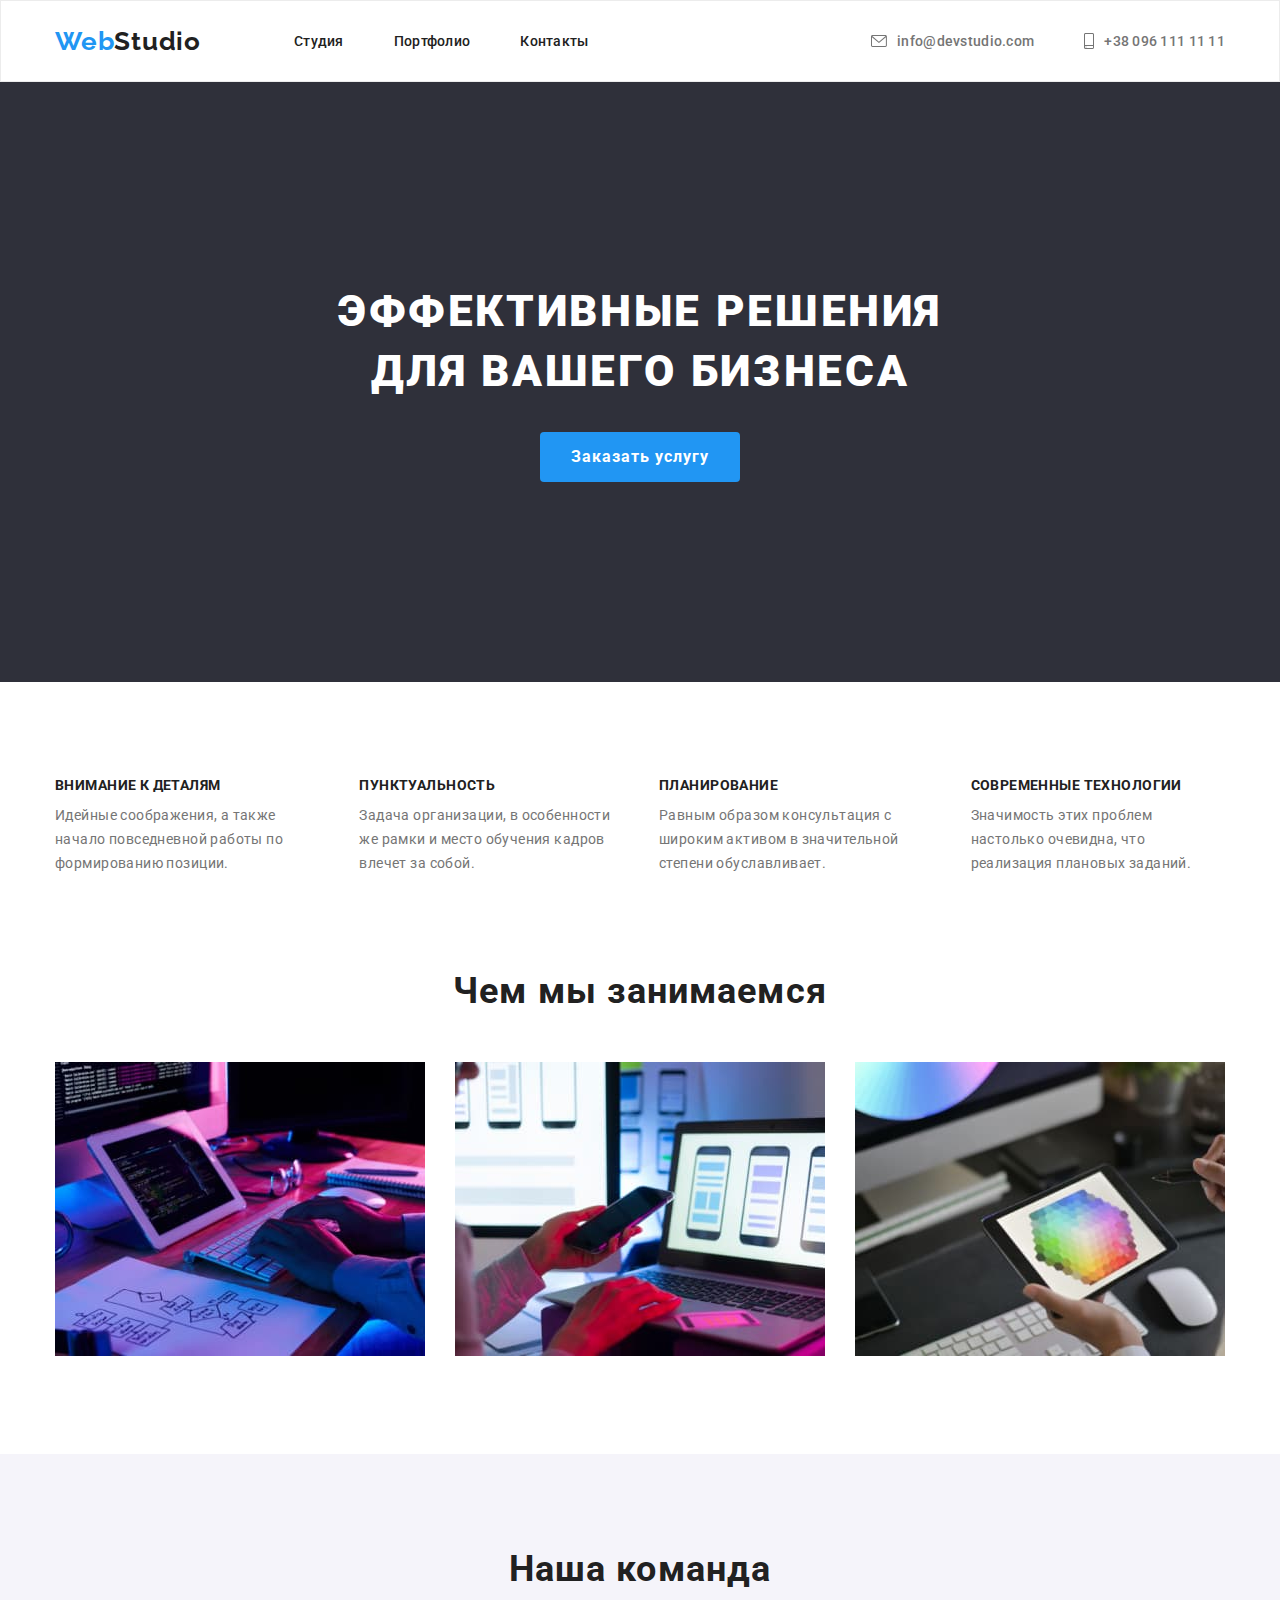
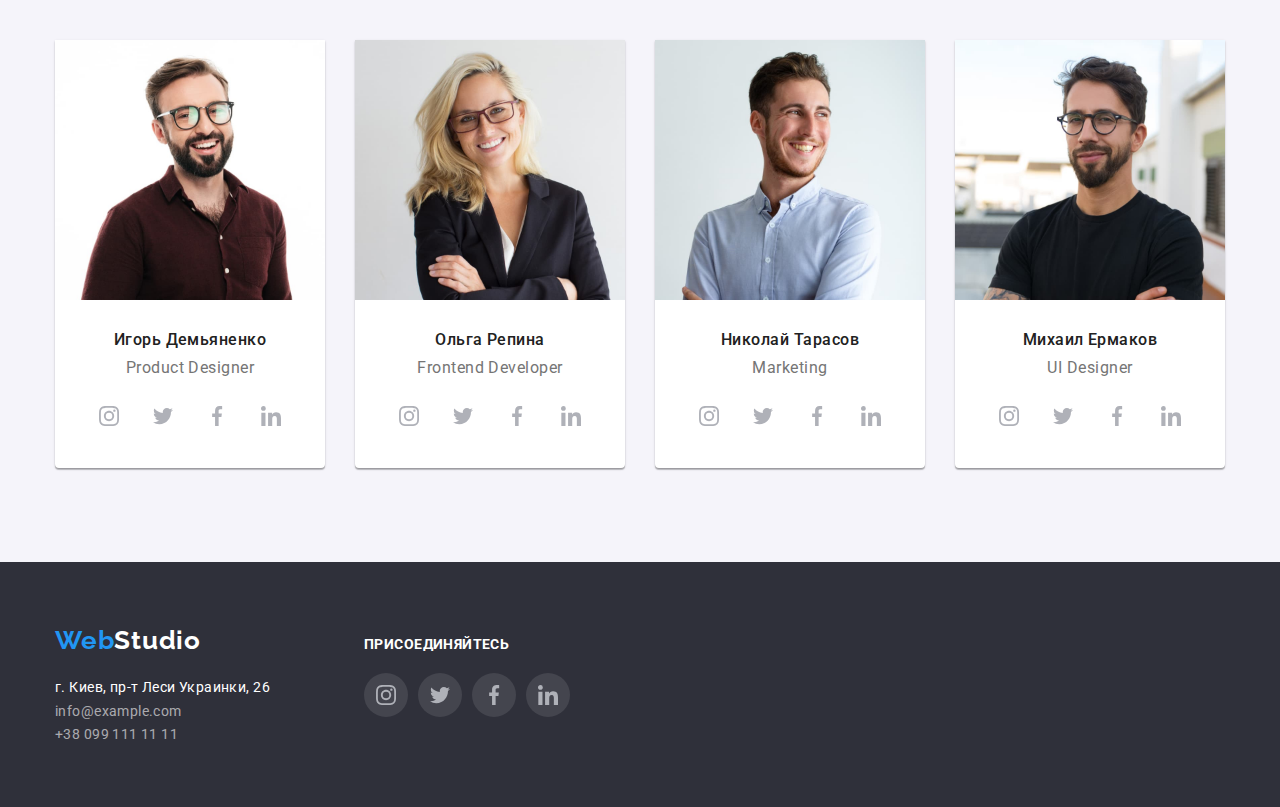
<file: index.html>
<!DOCTYPE html>
<html lang="ru">
<head>
    <meta charset="UTF-8">
    <meta http-equiv="X-UA-Compatible" content="IE=edge">
    <meta name="viewport" content="width=device-width, initial-scale=1.0">
    <title>Web Studio</title>
    <link rel="preconnect" href="https://fonts.gstatic.com">
    <link  href = " https://fonts.googleapis.com/css2?family=Raleway:wght@700&family=Roboto:wght@400;500;700;900&display=swap " rel = " stylesheet " >
    <link rel="stylesheet" href="https://cdnjs.cloudflare.com/ajax/libs/modern-normalize/1.0.0/modern-normalize.min.css"/>
    <link rel="stylesheet" href="./css/styles.css"/>
</head>
<body>
  <header class="page-header">
    <div class="container">
      <nav class="nav-header">
          <a href="./index.html" class="log logo-font"><span class="blue-text">Web</span>Studio</a>
          <ul class="list menu">
              <li class="menu-item"><a class="link header-link-hight" href="index.html">Студия</a></li>
              <li class="menu-item"><a class="link header-link-hight" href="portfolio.html">Портфолио</a></li>
              <li class="menu-item"><a class="link header-link-hight" href="">Контакты</a></li>
          </ul>
      </nav>       
          <ul class="list menu header-contacts" >
              <li class="menu-item">
                <a class="link header-link-hight grey-text" href="">
                  <svg class="hdr-icon-mail"><use href="./img/icons/sprite.svg#icon-envelope"></use></svg>
                   info@devstudio.com</a>
              </li>
              <li class="menu-item">
                <a class="link header-link-hight grey-text" href="">
                  <svg class="hdr-icon-tel"><use href="./img/icons/sprite.svg#icon-smartphone"></use></svg>
                  +38 096 111 11 11</a>
              </li>
          </ul>
    </div>
  </header>
    <main>
      <section class="hero dark-bg ">
         <div class="container section-hero">       
          <h1 class="main-title">ЭФФЕКТИВНЫЕ РЕШЕНИЯ<br>ДЛЯ ВАШЕГО БИЗНЕСА</h1>
          <button type="button" class="main-button blue-background">Заказать услугу</button>
        </div>
      </section>
      <section class="section">
        <div class="container">
            <h2 class="title-invisible">НАШИ ПРЕИМУЩЕСТВА</h2>
            <ul class="list works-specifications list-specific">
                <li class="specifications">
                    <h3 class="title-specifications">ВНИМАНИЕ К ДЕТАЛЯМ</h3>
                    <p>Идейные соображения, а также начало повседневной работы по формированию позиции.</p>
                </li>
                <li class="specifications">
                    <h3 class="title-specifications">ПУНКТУАЛЬНОСТЬ</h3>
                    <p>Задача организации, в особенности же рамки и место обучения кадров влечет за собой.</p>
                </li>
                <li class="specifications">
                    <h3 class="title-specifications">ПЛАНИРОВАНИЕ</h3>
                    <p>Равным образом консультация с широким активом в значительной степени обуславливает.</p>
                </li>
                <li>
                    <h3 class="title-specifications">СОВРЕМЕННЫЕ ТЕХНОЛОГИИ</h3>
                    <p>Значимость этих проблем настолько очевидна, что реализация плановых заданий.</p>
                </li>
            </ul>
        </div>
      </section>
      <section class="section-works">
        <div class="container">
           <h2 class="works">Чем мы занимаемся</h2>
            <ul class="list list-works">
              <li class="li-img"><img src="img/img.jpg" width="370" height="294" alt="создание сайтов"></li>
              <li class="li-img"><img src="img/img-1.jpg" width="370" height="294" alt="продвижение сайтов"></li>
              <li class="li-img"><img src="img/img-2.jpg" width="370" height="294" alt="дизайн сайтов"></li>
            </ul>
         </div> 
      </section>
      <section class="team section">
         <div class="container">          
                <h2 class="team-title">Наша команда</h2>
                <ul class="list team-member card-set">
                  <li class="team-item">
                    <img src="img/img31.jpg" width="270" height="260" alt="Игорь Демьяненко"/>
                    <h3 class="team-name">Игорь Демьяненко </h3>
                    <p lang="en">Product Designer</p>
                    <ul class="social-icons social-icons-team">
                      <li class="list social-icons-item">
                        <a href="" class="social-icons-link" target="_blank" rel="noopener noreferrer">
                          <svg class="social-icons-svg">
                            <use class="" href="./img/icons/sprite.svg#icon-instagram"></use>
                          </svg>
                        </a>
                      </li>
                      <li class="list social-icons-item">
                        <a href="" class="social-icons-link" target="_blank" rel="noopener noreferrer">
                          <svg class="social-icons-svg">
                            <use class="" href="./img/icons/sprite.svg#icon-twitter"></use>
                          </svg>
                        </a>
                      </li>
                      <li class="list social-icons-item">
                        <a href="" class="social-icons-link" target="_blank" rel="noopener noreferrer">
                          <svg class="social-icons-svg">
                            <use class="" href="./img/icons/sprite.svg#icon-facebook"></use>
                          </svg>
                        </a>
                      </li>
                      <li class="list social-icons-item">
                        <a href="" class="social-icons-link" target="_blank" rel="noopener noreferrer">
                          <svg class="social-icons-svg">
                            <use class="" href="./img/icons/sprite.svg#icon-linkedin"></use>
                          </svg>
                        </a>
                      </li>
                    </ul>
                  </li>
                  <li class="team-item">
                    <img src="img/img32.jpg" width="270" height="260" alt="Ольга Репина"/>
                    <h3 class="team-name">Ольга Репина</h3>
                    <p lang="en">Frontend Developer</p>
                    <ul class="social-icons social-icons-team">
                      <li class="list social-icons-item">
                        <a href="" class="social-icons-link" target="_blank" rel="noopener noreferrer">
                          <svg class="social-icons-svg">
                            <use class="" href="./img/icons/sprite.svg#icon-instagram"></use>
                          </svg>
                        </a>
                      </li>
                      <li class="list social-icons-item">
                        <a href="" class="social-icons-link" target="_blank" rel="noopener noreferrer">
                          <svg class="social-icons-svg">
                            <use class="" href="./img/icons/sprite.svg#icon-twitter"></use>
                          </svg>
                        </a>
                      </li>
                      <li class="list social-icons-item">
                        <a href="" class="social-icons-link" target="_blank" rel="noopener noreferrer">
                          <svg class="social-icons-svg">
                            <use class="" href="./img/icons/sprite.svg#icon-facebook"></use>
                          </svg>
                        </a>
                      </li>
                      <li class="list social-icons-item">
                        <a href="" class="social-icons-link" target="_blank" rel="noopener noreferrer">
                          <svg class="social-icons-svg">
                            <use class="" href="./img/icons/sprite.svg#icon-linkedin"></use>
                          </svg>
                        </a>
                      </li>
                    </ul>
                  </li>
                  <li class="team-item">
                    <img src="img/img33.jpg" width="270" height="260" alt="Николай Тарасов"/>
                    <h3 class="team-name">Николай Тарасов</h3>
                    <p lang="en">Marketing</p>
                    <ul class="social-icons social-icons-team">
                      <li class="list social-icons-item">
                        <a href="" class="social-icons-link" target="_blank" rel="noopener noreferrer">
                          <svg class="social-icons-svg">
                            <use class="" href="./img/icons/sprite.svg#icon-instagram"></use>
                          </svg>
                        </a>
                      </li>
                      <li class="list social-icons-item">
                        <a href="" class="social-icons-link" target="_blank" rel="noopener noreferrer">
                          <svg class="social-icons-svg">
                            <use class="" href="./img/icons/sprite.svg#icon-twitter"></use>
                          </svg>
                        </a>
                      </li>
                      <li class="list social-icons-item">
                        <a href="" class="social-icons-link" target="_blank" rel="noopener noreferrer">
                          <svg class="social-icons-svg">
                            <use class="" href="./img/icons/sprite.svg#icon-facebook"></use>
                          </svg>
                        </a>
                      </li>
                      <li class="list social-icons-item">
                        <a href="" class="social-icons-link" target="_blank" rel="noopener noreferrer">
                          <svg class="social-icons-svg">
                            <use class="" href="./img/icons/sprite.svg#icon-linkedin"></use>
                          </svg>
                        </a>
                      </li>
                    </ul>
                  </li>
                  <li class="team-item">
                    <img src="img/img34.jpg" width="270" height="260" alt="Михаил Ермаков"/>
                    <h3 class="team-name">Михаил Ермаков</h3>
                    <p lang="en">UI Designer</p>
                    <ul class="social-icons social-icons-team">
                      <li class="list social-icons-item">
                        <a href="" class="social-icons-link team-icons-link" target="_blank" rel="noopener noreferrer">
                          <svg class="social-icons-svg">
                            <use class="" href="./img/icons/sprite.svg#icon-instagram"></use>
                          </svg>
                        </a>
                      </li>
                      <li class="list social-icons-item">
                        <a href="" class="social-icons-link team-icons-link" target="_blank" rel="noopener noreferrer">
                          <svg class="social-icons-svg">
                            <use class="" href="./img/icons/sprite.svg#icon-twitter"></use>
                          </svg>
                        </a>
                      </li>
                      <li class="list social-icons-item">
                        <a href="" class="social-icons-link team-icons-link" target="_blank" rel="noopener noreferrer">
                          <svg class="social-icons-svg">
                            <use class="" href="./img/icons/sprite.svg#icon-facebook"></use>
                          </svg>
                        </a>
                      </li>
                      <li class="list social-icons-item">
                        <a href="" class="social-icons-link team-icons-link" target="_blank" rel="noopener noreferrer">
                          <svg class="social-icons-svg">
                            <use class="" href="./img/icons/sprite.svg#icon-linkedin"></use>
                          </svg>
                        </a>
                      </li>
                    </ul>
                  </li>
                </ul>
          </div>
       </section>           
    </main>
    <footer class="dark-bg">
      <div class="container footer-flex">
        <div>
          <a href="./index.html" class="log logo-font footer-logo"><span class="blue-text">Web</span>Studio</a>
          <address>
          <ul class="list footer-text">
            <li><a class="link adres-txt" href="https://goo.gl/maps/XNxuDnSuaGoXyThm7" target="_blank" rel="noopener noreferrer">г. Киев, пр-т Леси Украинки, 26</a></li>
            <li><a class=" link footer-grey-txt" href="mailto:info@example.com">info@example.com</a></li>
            <li><a class="link footer-grey-txt" href="tel:+380991111111">+38 099 111 11 11</a></li>
          </ul>
          </address>
        </div>
        <div class="ftr-social">
          <h2 class="ftr-social-title">ПРИСОЕДИНЯЙТЕСЬ</h2>
          <ul class="social-icons">
            <li class="list social-icons-item">
              <a href="" class="ftr-icons-link social-icons-link" target="_blank" rel="noopener noreferrer">
                <svg class="social-icons-svg">
                  <use class="" href="./img/icons/sprite.svg#icon-instagram"></use>
                </svg>
              </a>
            </li>
            <li class="list social-icons-item">
              <a href="" class="ftr-icons-link social-icons-link" target="_blank" rel="noopener noreferrer">
                <svg class="social-icons-svg">
                  <use class="" href="./img/icons/sprite.svg#icon-twitter"></use>
                </svg>
              </a>
            </li>
            <li class="list social-icons-item">
              <a href="" class="ftr-icons-link social-icons-link" target="_blank" rel="noopener noreferrer">
                <svg class="social-icons-svg">
                  <use class="" href="./img/icons/sprite.svg#icon-facebook"></use>
                </svg>
              </a>
            </li>
            <li class="list social-icons-item">
              <a href="" class="ftr-icons-link social-icons-link" target="_blank" rel="noopener noreferrer">
                <svg class="social-icons-svg">
                  <use class="" href="./img/icons/sprite.svg#icon-linkedin"></use>
                </svg>
              </a>
            </li>
          </ul>
        </div>
      </div>
    </footer>  
</body>
</html>
</file>
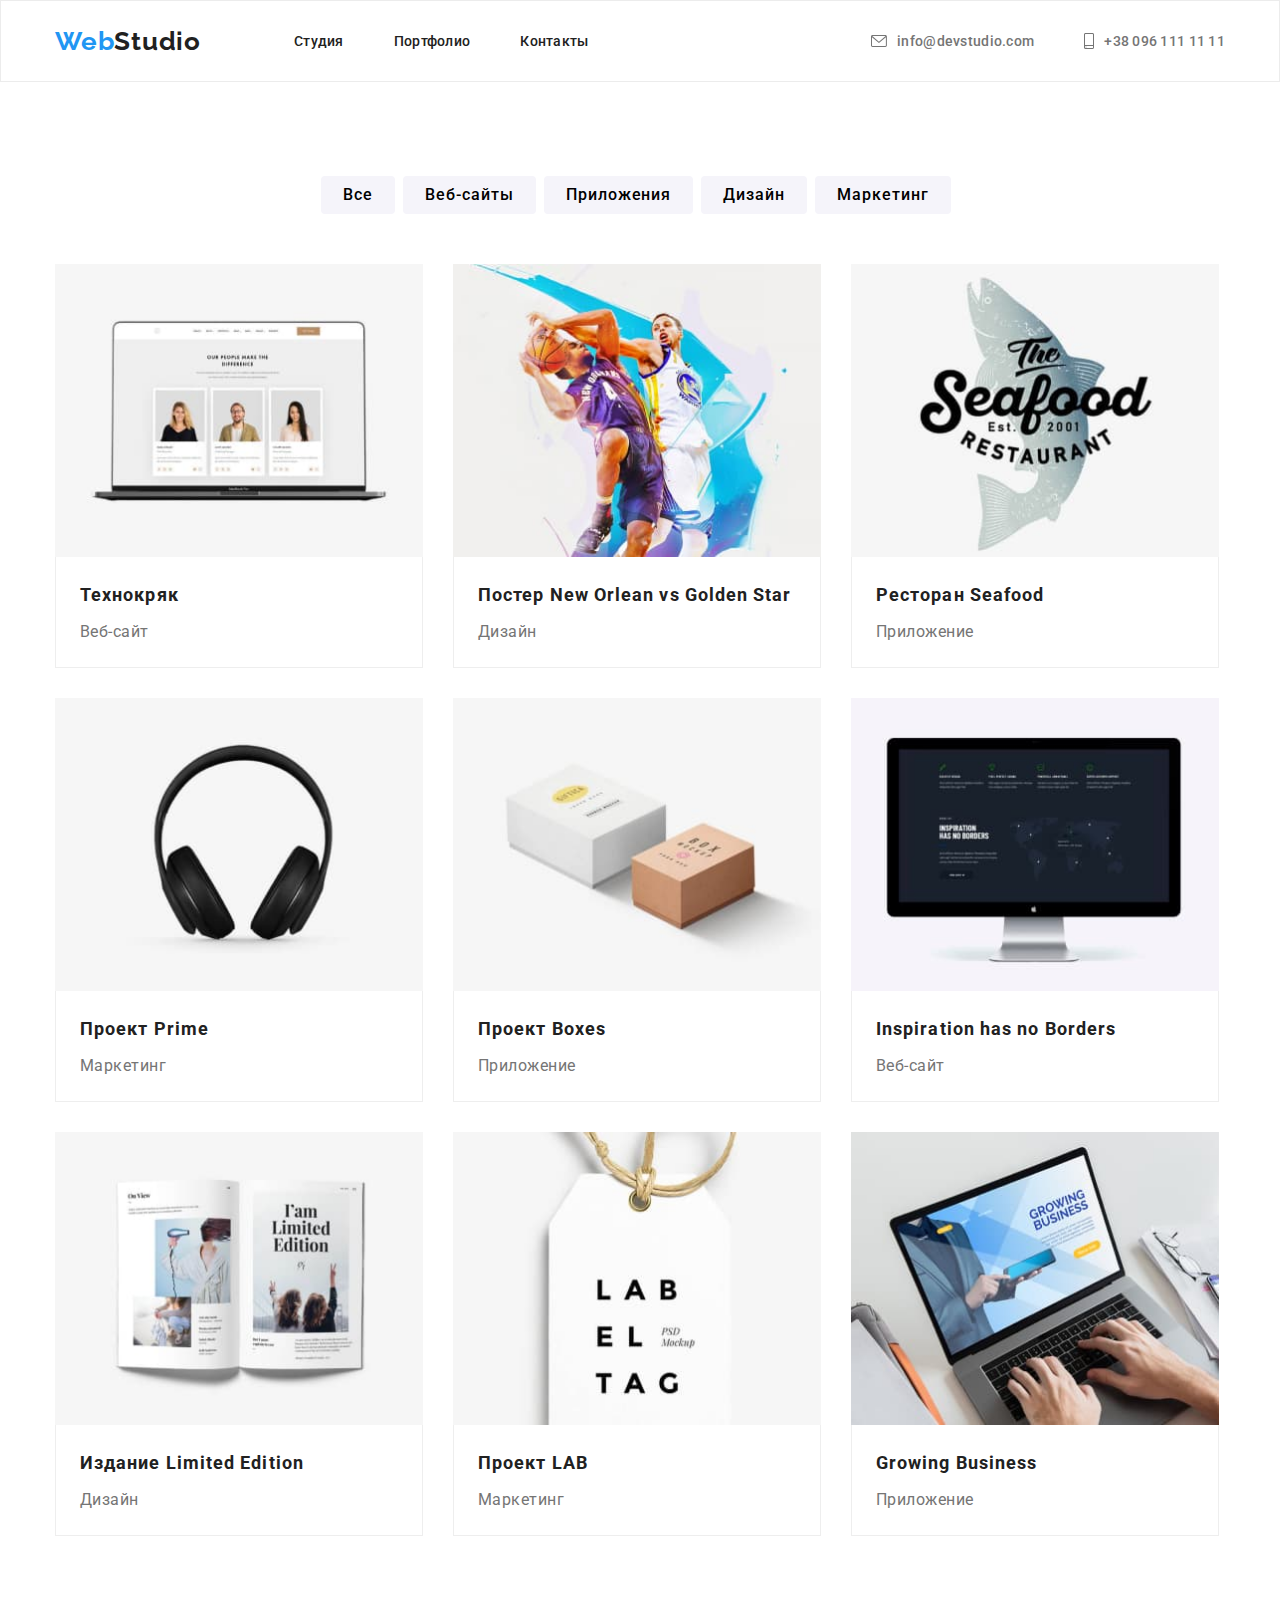
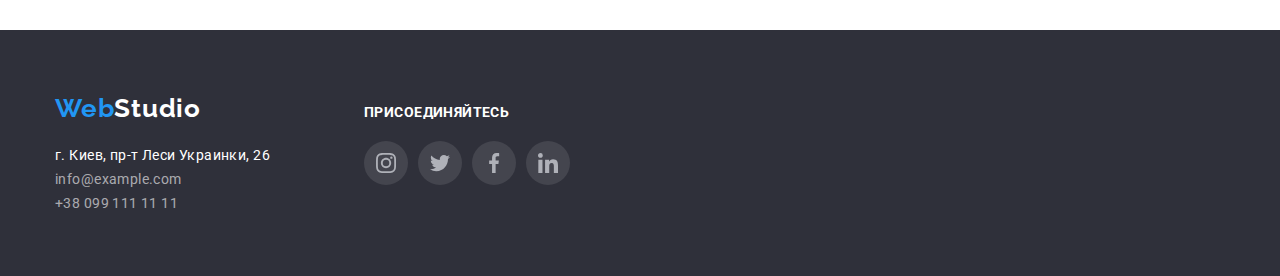
<file: portfolio.html>
<!DOCTYPE html>
<html lang="ru">
  <head>
    <meta charset="UTF-8">
    <meta http-equiv="X-UA-Compatible" content="IE=edge">
    <meta name="viewport" content="width=device-width, initial-scale=1.0">
    <title>Web Studio</title>
    <link rel="preconnect" href="https://fonts.gstatic.com">
    <link  href = " https://fonts.googleapis.com/css2?family=Raleway:wght@700&family=Roboto:wght@400;500;700;900&display=swap " rel = " stylesheet " >
    <link rel="stylesheet" href="https://cdnjs.cloudflare.com/ajax/libs/modern-normalize/1.0.0/modern-normalize.min.css"/>
    <link rel="stylesheet" href="./css/styles.css"/>
</head>
<body>
  <header class="page-header">
    <div class="container">
      <nav class="nav-header">
          <a href="./index.html" class="log logo-font"><span class="blue-text">Web</span>Studio</a>
          <ul class="list menu">
              <li class="menu-item"><a class="link header-link-hight" href="index.html">Студия</a></li>
              <li class="menu-item"><a class="link header-link-hight" href="portfolio.html">Портфолио</a></li>
              <li class="menu-item"><a class="link header-link-hight" href="">Контакты</a></li>
          </ul>
      </nav>       
          <ul class="list menu header-contacts" >
              <li class="menu-item">
                <a class="link header-link-hight grey-text" href="">
                  <svg class="hdr-icon-mail"><use href="./img/icons/sprite.svg#icon-envelope"></use></svg>
                   info@devstudio.com</a>
              </li>
              <li class="menu-item">
                <a class="link header-link-hight grey-text" href="">
                  <svg class="hdr-icon-tel"><use href="./img/icons/sprite.svg#icon-smartphone"></use></svg>
                  +38 096 111 11 11</a>
              </li>
          </ul>
    </div>
  </header>
  <main>
    <section class="container">
      <h1 class="title-invisible">НАШИ ПРОЭКТЫ</h1>
      <ul class="list menu-button">
        <li class=""><button type="button" class="button">Все</button></li>
        <li class=""><button type="button" class="button">Веб-сайты</button></li>
        <li class=""><button type="button" class="button">Приложения</button></li>
        <li class=""><button type="button" class="button">Дизайн</button></li>
        <li class=""><button type="button" class="button">Маркетинг</button></li>
      </ul>
      <ul class="list cards">
          <li class="list-card">
            <img class="card-img" src="./img/img41.jpg" width="370" height="294" alt="Технокряк"/>
            <div class="card">
              <h3 class="card-title">Технокряк</h3> 
              <div class="card-body-item">Веб-сайт</div>
            </div>
          </li>
          <li class="list-card">
            <img class="card-img" src="./img/img42.jpg" width="370" height="294" alt="Постер New Orlean vs Golden Star"/>
            <div class="card">
              <h3 class="card-title">Постер New Orlean vs Golden Star</h3> 
              <div class="card-body-item">Дизайн</div>
            </div>
          </li>
          <li class="list-card">
            <img class="card-img" src="./img/img43.jpg" width="370" height="294" alt="Ресторан Seafood"/>
            <div class="card">
              <h3 class="card-title">Ресторан Seafood</h3> 
              <div class="card-body-item">Приложение</div>
            </div>
          </li>  
          <li class="list-card">
            <img class="card-img" src="./img/img51.jpg" width="370" height="294" alt="Проект Prime"/>
            <div class="card">
              <h3 class="card-title">Проект Prime</h3> 
              <div class="card-body-item">Маркетинг</div>
            </div>
          </li>  
          <li class="list-card">
             <img class="card-img" src="./img/img52.jpg" width="370" height="294" alt="Проект Boxes"/>
             <div class="card">
              <h3 class="card-title">Проект Boxes</h3> 
              <div class="card-body-item">Приложение</div>
            </div>
          </li>
          <li class="list-card">
            <img class="card-img" src="./img/img53.jpg" width="370" height="294" alt="Inspiration has no Borders"/>
            <div class="card">
               <h3 class="card-title">Inspiration has no Borders</h3> 
              <div class="card-body-item">Веб-сайт</div>
            </div>
          </li>
          <li class="list-card">
            <img class="card-img" src="./img/img61.jpg" width="370" height="294" alt="Издание Limited Edition"/>
            <div class="card">
              <h3 class="card-title">Издание Limited Edition</h3> 
              <div class="card-body-item">Дизайн</div>
            </div>
          </li>
          <li class="list-card">
            <img class="card-img" src="./img/img62.jpg" width="370" height="294" alt="Проект LAB"/>
            <div class="card">
              <h3 class="card-title">Проект LAB</h3> 
              <div class="card-body-item">Маркетинг</div>
            </div>
          </li>
          <li class="list-card">
            <img class="card-img" src="./img/img63.jpg" width="370" height="294" alt="Growing Business"/>
              <div class="card">
              <h3 class="card-title">Growing Business</h3> 
              <div class="card-body-item">Приложение</div>
            </div>
          </li>
        </ul>
    </section>  
  </main>
  <footer class="dark-bg">
    <div class="container footer-flex">
      <div>
        <a href="./index.html" class="log logo-font footer-logo"><span class="blue-text">Web</span>Studio</a>
        <address>
        <ul class="list footer-text">
          <li><a class="link adres-txt" href="https://goo.gl/maps/XNxuDnSuaGoXyThm7" target="_blank" rel="noopener noreferrer">г. Киев, пр-т Леси Украинки, 26</a></li>
          <li><a class=" link footer-grey-txt" href="mailto:info@example.com">info@example.com</a></li>
          <li><a class="link footer-grey-txt" href="tel:+380991111111">+38 099 111 11 11</a></li>
        </ul>
        </address>
      </div>
      <div class="ftr-social">
        <h2 class="ftr-social-title">ПРИСОЕДИНЯЙТЕСЬ</h2>
        <ul class="social-icons">
          <li class="list social-icons-item">
            <a href="" class="ftr-icons-link social-icons-link" target="_blank" rel="noopener noreferrer">
              <svg class="social-icons-svg">
                <use class="" href="./img/icons/sprite.svg#icon-instagram"></use>
              </svg>
            </a>
          </li>
          <li class="list social-icons-item">
            <a href="" class="ftr-icons-link social-icons-link" target="_blank" rel="noopener noreferrer">
              <svg class="social-icons-svg">
                <use class="" href="./img/icons/sprite.svg#icon-twitter"></use>
              </svg>
            </a>
          </li>
          <li class="list social-icons-item">
            <a href="" class="ftr-icons-link social-icons-link" target="_blank" rel="noopener noreferrer">
              <svg class="social-icons-svg">
                <use class="" href="./img/icons/sprite.svg#icon-facebook"></use>
              </svg>
            </a>
          </li>
          <li class="list social-icons-item">
            <a href="" class="ftr-icons-link social-icons-link" target="_blank" rel="noopener noreferrer">
              <svg class="social-icons-svg">
                <use class="" href="./img/icons/sprite.svg#icon-linkedin"></use>
              </svg>
            </a>
          </li>
        </ul>
      </div>
    </div>
  </footer> 
</body>
</html>
</file>
<file: css/styles.css>
:root {
    --white-color:#FFFFFF ;
    --black-color:#212121 ;
    --brand-color: #FFFFFF ;
    --grey-color: #757575;
    --object-color: #2196F3 ;
    --dark-bg: #2F303A ;
    --main-font: "Roboto",  sans-serif;
}
html {
    box-sizing: border-box;
}
body {
    background: var(--brand-color) ;
    color:var(--black-color);
    font-family: var(--main-font);
}  

*,
*::before,
*::after {
    box-sizing: inherit;
}
h1,
h2,
h3,
p {
  margin-top: 0;
  margin-bottom: 0;
}
a {
    outline: none;
    text-decoration: none;
    color:var(--black-color);
  }
  
img {
    display: block;
    max-width: 100%;
    height: auto;
}

.list {
    margin: 0;
    padding-left: 0;
    list-style: none;
}
.container {
  width: 1200px;  
  padding-left: 15px;
  padding-right: 15px;
  margin-left: auto;
  margin-right: auto;
}
.section {
    padding-top: 94px;
    padding-bottom: 94px;
}

.logo-font {
    font-family:"Raleway", sans-serif;
    font-size: 26px;
    line-height: 1.17;
    letter-spacing: 0.03em;
    font-weight: 700;
}
.log {
    display: inline-block;
    margin-right: 93px;
}
.page-header {
    border: 1px solid rgba(236, 236, 236, 1)
}
.page-header .container {
    display: flex;
    justify-content: flex-end;
}
.header-contacts {
    align-items: center;
}   
.header-link-hight {
    display: flex;
    align-items: center;
    padding: 32px 0px;
}     
.menu {
    display: inline-flex;
}

.menu-item:not(:last-child) {
    margin-right: 50px;
}
.nav-header {
    display: flex;
    align-items: center;
    margin-right: auto;
}
.hdr-icon-mail {
    width: 16px;
    height: 12px;
    margin-right: 10px;
    fill: currentColor; 
}
.hdr-icon-tel {
    width: 10px;
    height: 16px;
    margin-right: 10px;
    fill: currentColor; 
}

header {
    background:var(--brand-color);
    font-weight: 500;
    font-size: 14px;
    line-height: 1.17;
    letter-spacing: 0.02em;
}

.section-hero {
    display: flex;
    flex-direction: column;
    align-items: center;
    justify-content: center;
    margin-right: auto;
    margin-left: auto;
}
.hero {
    padding: 200px 0px;
}
.blue-text {
    color: var(--object-color);
}

.link:hover,
.link:focus {
  color: var(--object-color);
}

.button:hover,
.button:focus {
  color: var(--white-color);
  background: var(--object-color);
}

.main-title {
    font-size: 44px;
    font-weight: 900;
    letter-spacing: 0.06em;
    line-height: 1.36;
    color: var(--white-color) ;
    text-align: center;
    max-width: 696px;
    margin: 0 auto;
 }

/*background-image: linear-gradient(
      to right,
      rgba(47, 48, 58, 0.4),
      rgba(47, 48, 58, 0.4)
    ),
    url('../images/banner/banner.jpg');*/



.dark-bg {
    background: var(--dark-bg);
   }

.main-button {
    color: var(--white-color) ;
    font-weight: 700;
    line-height: 1.88;
    text-align: center;
    letter-spacing: 0.06em;
    height: 50px;
    width: 200px;
    border: none;
    border-radius: 4px;
    margin-top: 30px;
    padding: 0;
}

.title-invisible {
    display: none;
}
.list-specific {
    display: inline-flex;
    justify-content: center;
}

.works-specifications {
    font-size: 14px;
    line-height: 1.71;
    letter-spacing: 0.03em;
    color:var(--grey-color)
}
.title-specifications {
    font-size: 14px;
    line-height: 1.14;
    color:var(--black-color);
    margin-bottom: 10px;
}
.specifications {
    margin: 0px 30px 0px 0px ;
}

.section-works {
     padding-bottom: 94px;
}
.list-works {
    display: inline-flex; 
}
.li-img:not(:last-child) {
    margin-right: 30px;
}
.card-set {
    display: flex;
    flex-wrap: wrap;
    margin-left: -30px;
    margin-top: -50px;
}
.team-item {
    margin-left: 30px;
    margin-top: 50px;
    background: var(--brand-color);
    box-shadow: 0px 1px 3px rgba(0, 0, 0, 0.12), 
                0px 1px 1px rgba(0, 0, 0, 0.14), 
                0px 2px 1px rgba(0, 0, 0, 0.2);
    border-radius: 0px 0px 4px 4px;
    width: 270px;
}

.works,
.team-title  {
    font-size: 36px;
    line-height: 1.17;
    letter-spacing: 0.03em;
    text-align: center;
    margin-bottom: 50px ; /* */
   }
.team {
    background: #F5F4FA;
    margin-left: auto;
    margin-right: auto;
}
.team-member {
    font-size: 16px;
    line-height: 1.17;
    letter-spacing: 0.03em;
    text-align: center;
    color:var(--grey-color);
   }
.team-name {
    font-size: 16px;
    line-height: 1.19;
    font-weight: 500;
    text-align: center;
    letter-spacing: 0.03em;
    color:var(--black-color);
    padding-top: 30px ;
    padding-bottom: 10px ;
}
.grey-text {
    color:var(--grey-color) ;
}
footer {
    padding: 60px 0px; 
}
.footer-logo {
    margin-bottom: 20px ;
    color:var(--white-color) ;
}
.footer-text {
    font-style: normal;   
    font-size: 14px;
    line-height: 1.71;
    letter-spacing: 0.03em;
}
.adres-txt{
    color:var(--white-color);
}
.footer-grey-txt {
    color: rgba(255, 255, 255, 0.6);
}

.blue-background {
    background: var(--object-color) ;
}

.button {
    cursor: pointer;
    background: #F5F4FA ;
    font-weight: 500;
    font-size: 16px;
    line-height: 1.63;
    letter-spacing: 0.06em;
    border: 0px;
    border-radius: 4px;
    margin-right: 8px;
    padding: 6px 22px;
   }   
 .menu-button {
    display: flex;
    justify-content: center;
    flex-wrap: wrap;
    padding-top: 94px;
    padding-bottom: 50px;
 }
.card-img {
    margin-bottom: -1px;
}
.card-title {
    font-weight: 700;
    font-size: 18px;
    line-height: 2;
    letter-spacing: 0.06em;
    padding: 20px 24px 4px 24px ;
}
.card-body-item {
    font-weight: 400 ;
    font-size: 16px ;
    line-height: 1.88 ;
    letter-spacing: 0.03em;
    color:var(--grey-color);
    padding-top: 0px;
    padding-bottom: 20px;
    padding-left: 24px;
    padding-right: 24px;
    }
.card {
    border: 1px solid #EEEEEE;
}
.cards {
    display: flex;
    flex-wrap: wrap;
    flex-basis: calc((100% - 3 * 30px) / 3);
    margin-left: -30px;
    margin-top: -30px;
    padding-bottom: 94px;
}
.list-card {
    margin-left: 30px;
    margin-top: 30px;
    padding-top: 0 px;
    background: var(--brand-color);    
    width: 368px;
    height: 404px;
}
.social-icons {
    display: inline-flex;
    padding-inline-start: 0px;
    margin-block-start: 0px;
    margin-block-end: 0px;
}
.social-icons-team {
    padding-top: 16px;
    padding-bottom: 30px;
}
.social-icons-svg {
    width: 20px;
    height: 20px;
    fill: #AFB1B8;
}
.social-icons-link {
    display: flex;
    align-items: center;
    justify-content: center;
    width: 44px;
    height: 44px;
    border-radius: 50%;
}

.social-icons-item:not(:last-child) {
    margin-right: 10px;
}
.social-icons-link:hover ,
.social-icons-link:focus {
    background-color:  var(--object-color);
}
.social-icons-link:hover .social-icons-svg,
.social-icons-link:focus .social-icons-svg {
    fill: var(--brand-color);
}
.footer-flex {
    display: flex;
    align-items: baseline;
    margin-right: auto;
    }
.ftr-social {
    padding-top: 15px;
    padding-left: 70px;
}

.ftr-social-title {
    font-size: 14px;
    line-height: 1.14;
    letter-spacing: 0.03em;
    color: var(--brand-color);
    margin-bottom: 20px;
}
.ftr-icons-link {
    background-color:rgba(255, 255, 255, 0.1);
}
</file>
